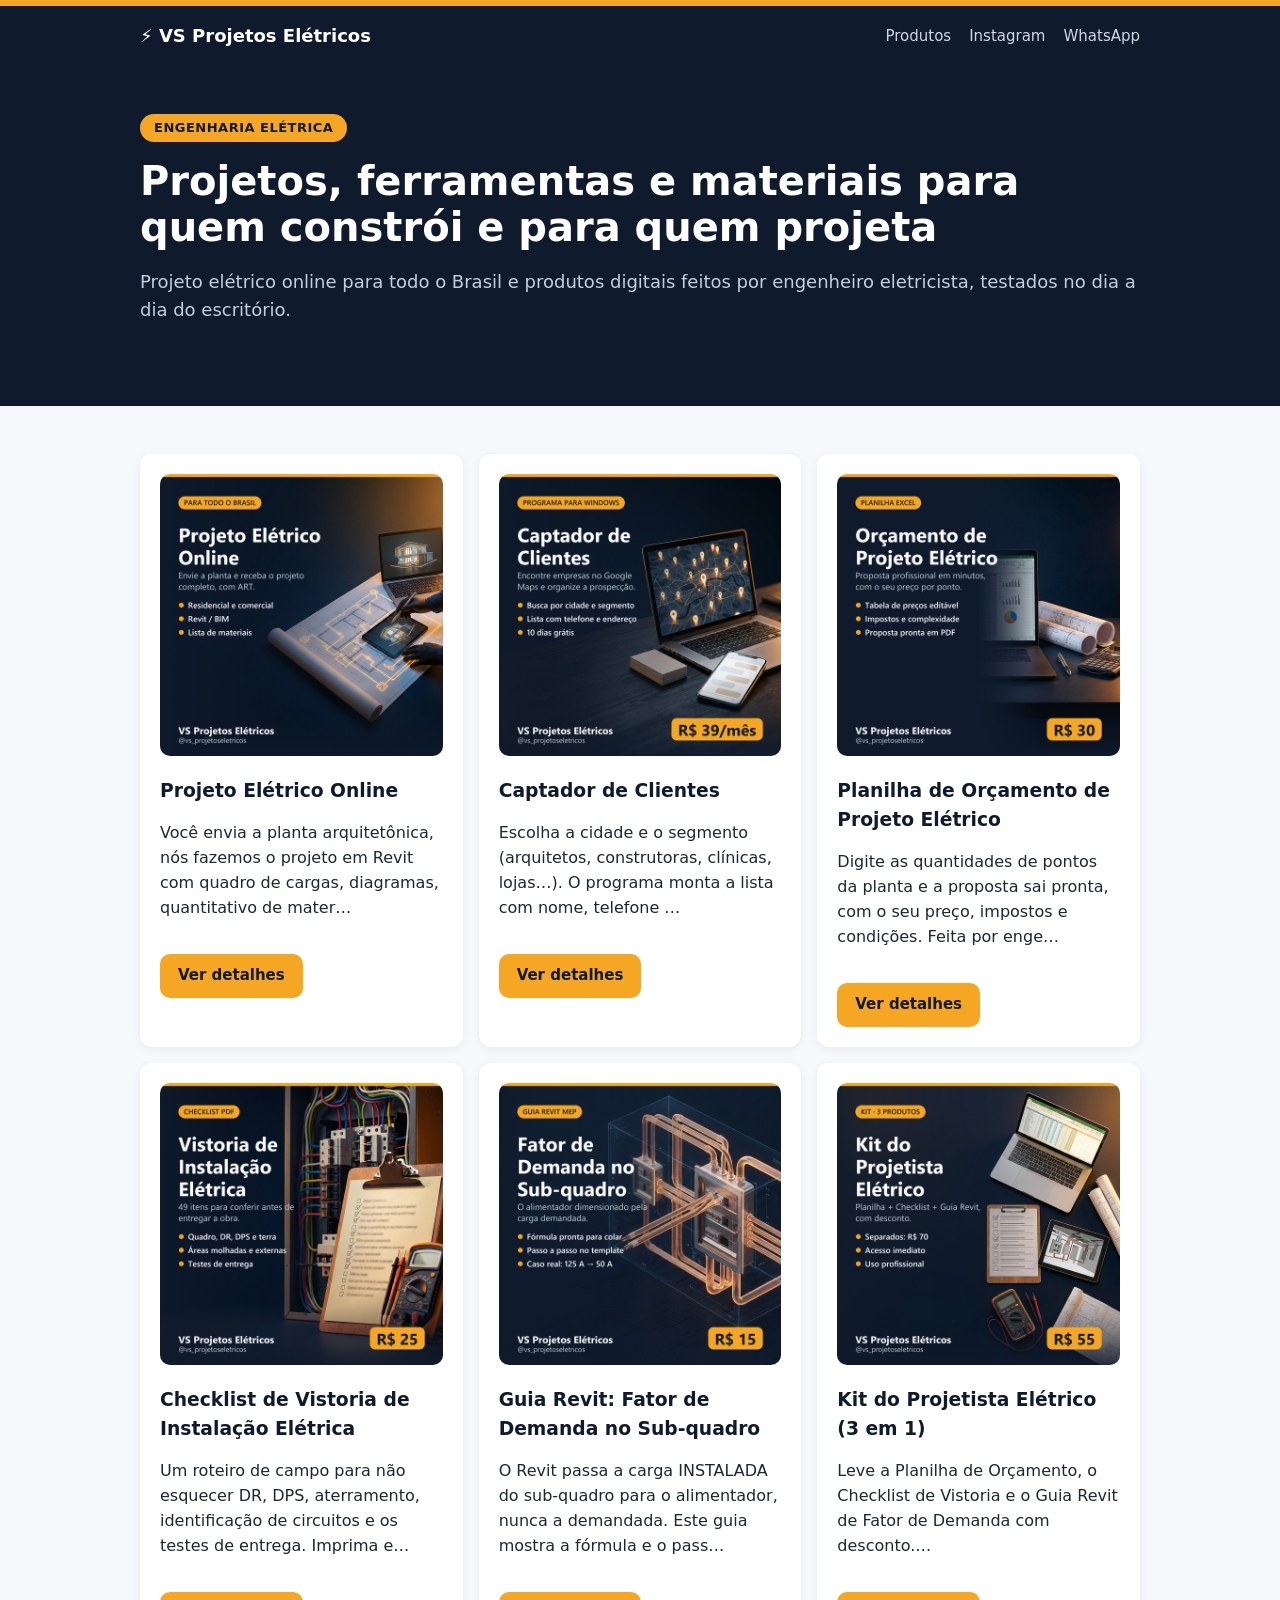
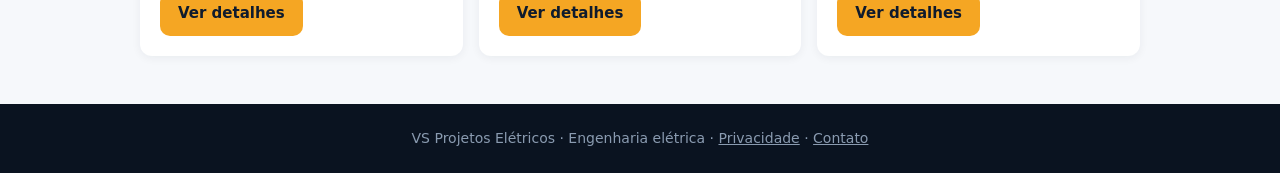
<file: index.html>
<!doctype html><html lang="pt-BR"><head><meta charset="utf-8"><meta name="viewport" content="width=device-width,initial-scale=1">
<title>Produtos e serviços · VS Projetos Elétricos</title><meta name="description" content="Projeto elétrico online e produtos digitais para projetistas e eletricistas."><link rel="stylesheet" href="estilo.css?v=1793379483"></head><body>
<header><div class="wrap"><b>⚡ VS Projetos Elétricos</b><nav><a href="index.html">Produtos</a><a href="https://instagram.com/vs_projetoseletricos">Instagram</a><a href="https://wa.me/5511975234861">WhatsApp</a></nav></div></header>
<div class="hero"><div class="wrap" style="grid-template-columns:1fr"><div><span class="selo">Engenharia elétrica</span>
<h1>Projetos, ferramentas e materiais para quem constrói e para quem projeta</h1><p>Projeto elétrico online para todo o Brasil e produtos digitais feitos por engenheiro eletricista, testados no dia a dia do escritório.</p></div></div></div>
<section class="vitrine"><div class="wrap"><div class="grid"><div class="card"><img src="img/projeto-eletrico-online.jpg?v=1793379483" alt=""><h3>Projeto Elétrico Online</h3><p>Você envia a planta arquitetônica, nós fazemos o projeto em Revit com quadro de cargas, diagramas, quantitativo de mater…</p>
<a class="btn" href="projeto-eletrico-online.html">Ver detalhes</a></div><div class="card"><img src="img/captador-de-clientes.jpg?v=1793379483" alt=""><h3>Captador de Clientes</h3><p>Escolha a cidade e o segmento (arquitetos, construtoras, clínicas, lojas…). O programa monta a lista com nome, telefone …</p>
<a class="btn" href="captador-de-clientes.html">Ver detalhes</a></div><div class="card"><img src="img/planilha-orcamento.jpg?v=1793379483" alt=""><h3>Planilha de Orçamento de Projeto Elétrico</h3><p>Digite as quantidades de pontos da planta e a proposta sai pronta, com o seu preço, impostos e condições. Feita por enge…</p>
<a class="btn" href="planilha-orcamento.html">Ver detalhes</a></div><div class="card"><img src="img/checklist-vistoria.jpg?v=1793379483" alt=""><h3>Checklist de Vistoria de Instalação Elétrica</h3><p>Um roteiro de campo para não esquecer DR, DPS, aterramento, identificação de circuitos e os testes de entrega. Imprima e…</p>
<a class="btn" href="checklist-vistoria.html">Ver detalhes</a></div><div class="card"><img src="img/guia-revit-fator-demanda.jpg?v=1793379483" alt=""><h3>Guia Revit: Fator de Demanda no Sub-quadro</h3><p>O Revit passa a carga INSTALADA do sub-quadro para o alimentador, nunca a demandada. Este guia mostra a fórmula e o pass…</p>
<a class="btn" href="guia-revit-fator-demanda.html">Ver detalhes</a></div><div class="card"><img src="img/kit-projetista.jpg?v=1793379483" alt=""><h3>Kit do Projetista Elétrico (3 em 1)</h3><p>Leve a Planilha de Orçamento, o Checklist de Vistoria e o Guia Revit de Fator de Demanda com desconto.…</p>
<a class="btn" href="kit-projetista.html">Ver detalhes</a></div></div></div></section>
<footer>VS Projetos Elétricos · Engenharia elétrica · <a href="privacidade.html">Privacidade</a> · <a href="https://wa.me/5511975234861">Contato</a></footer></body></html>
</file>
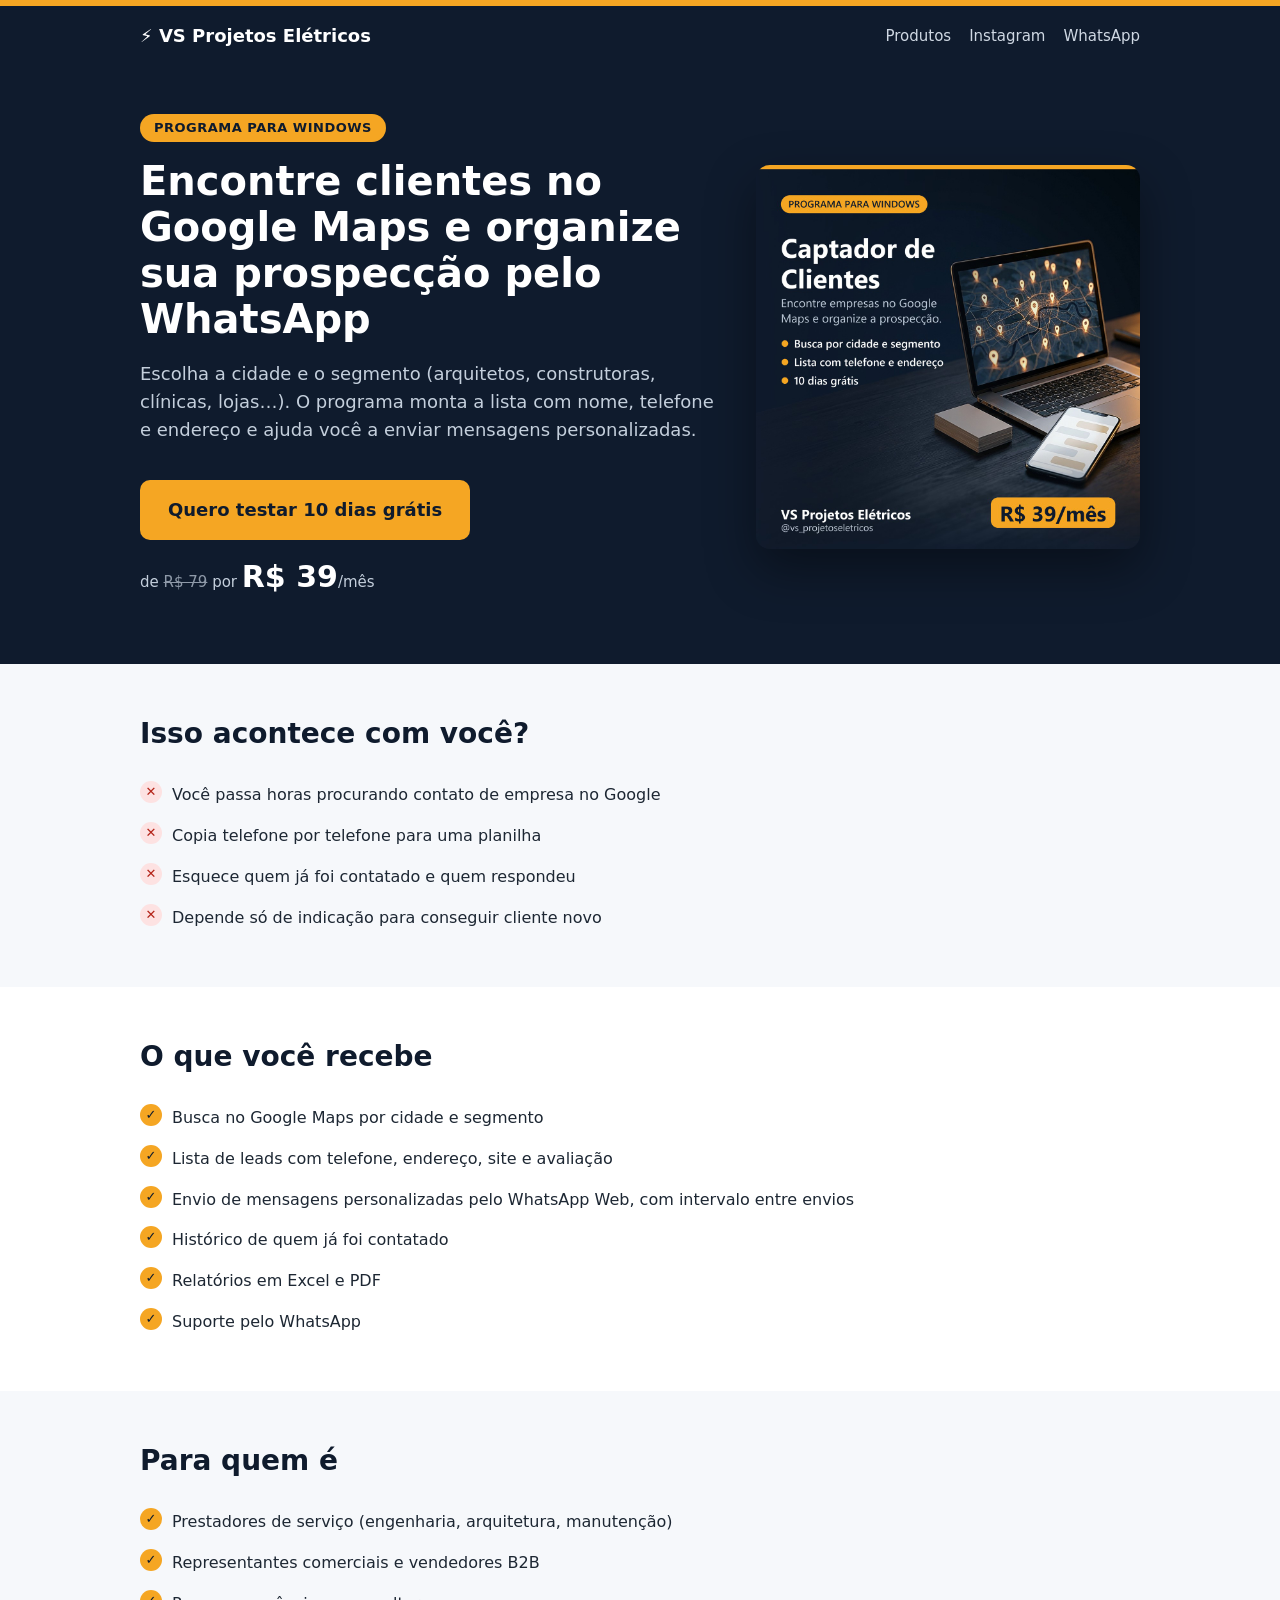
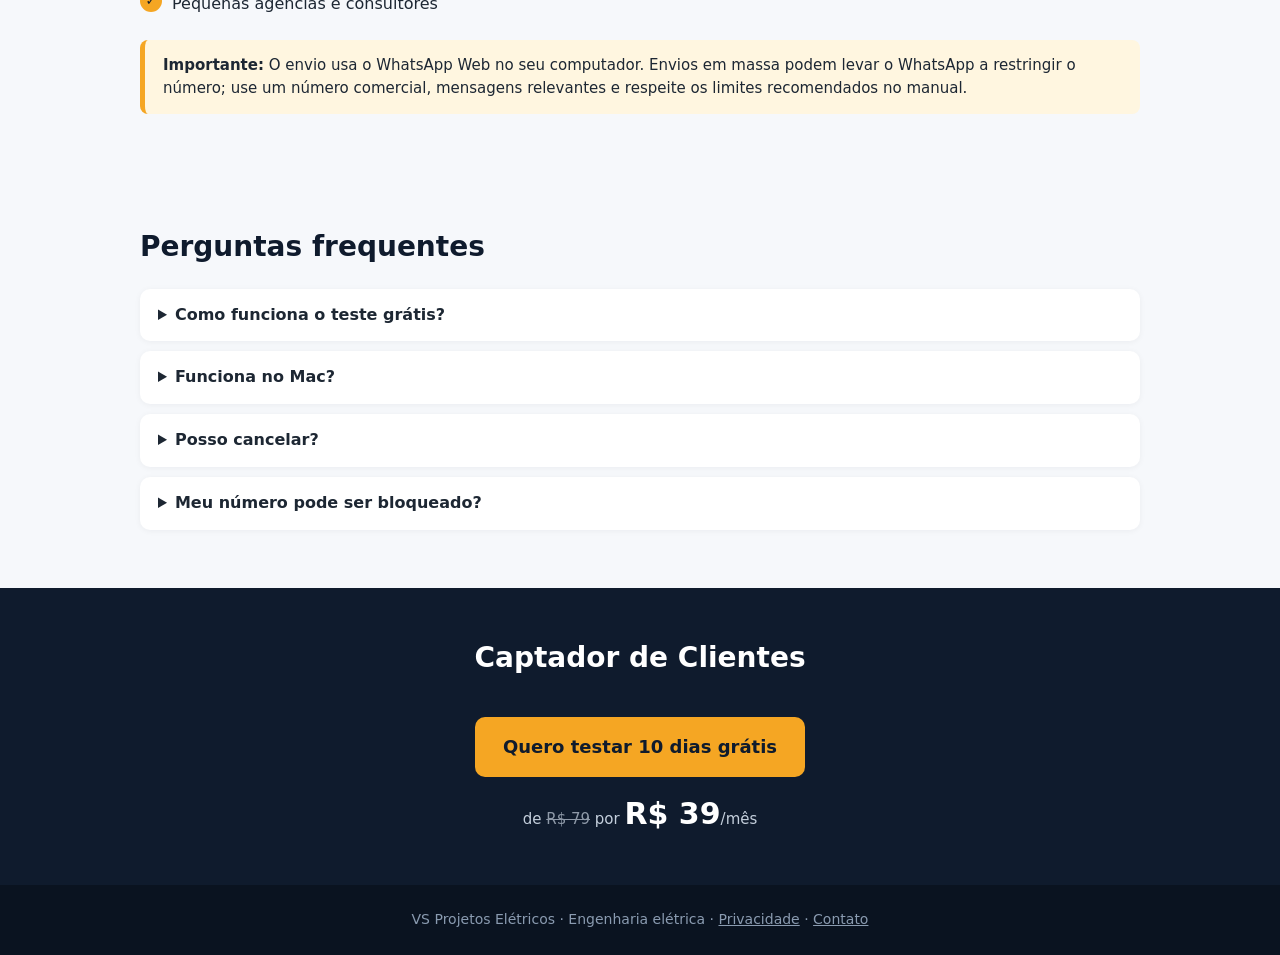
<file: captador-de-clientes.html>
<!doctype html><html lang="pt-BR"><head><meta charset="utf-8"><meta name="viewport" content="width=device-width,initial-scale=1">
<title>Captador de Clientes · VS Projetos Elétricos</title><meta name="description" content="Escolha a cidade e o segmento (arquitetos, construtoras, clínicas, lojas…). O programa monta a lista com nome, telefone e endereço e ajuda você a enviar mensagens personalizadas."><link rel="stylesheet" href="estilo.css?v=1793379483"></head><body>
<header><div class="wrap"><b>⚡ VS Projetos Elétricos</b><nav><a href="index.html">Produtos</a><a href="https://instagram.com/vs_projetoseletricos">Instagram</a><a href="https://wa.me/5511975234861">WhatsApp</a></nav></div></header>
<div class="hero"><div class="wrap"><div><span class="selo">Programa para Windows</span><h1>Encontre clientes no Google Maps e organize sua prospecção pelo WhatsApp</h1><p>Escolha a cidade e o segmento (arquitetos, construtoras, clínicas, lojas…). O programa monta a lista com nome, telefone e endereço e ajuda você a enviar mensagens personalizadas.</p>
<a class="btn" href="https://wa.me/5511975234861?text=Ol%C3%A1%21%20Quero%20testar%20o%20Captador%20de%20Clientes%20por%2010%20dias%20gr%C3%A1tis.">Quero testar 10 dias grátis</a><div class="preco">de <s>R$ 79</s> por <strong>R$ 39</strong>/mês</div></div><img src="img/captador-de-clientes.jpg?v=1793379483" alt="Captador de Clientes"></div></div>
<section><div class="wrap"><h2>Isso acontece com você?</h2><ul class="check dor"><li>Você passa horas procurando contato de empresa no Google</li><li>Copia telefone por telefone para uma planilha</li><li>Esquece quem já foi contatado e quem respondeu</li><li>Depende só de indicação para conseguir cliente novo</li></ul></div></section>
<section style="background:#fff"><div class="wrap"><h2>O que você recebe</h2><ul class="check check"><li>Busca no Google Maps por cidade e segmento</li><li>Lista de leads com telefone, endereço, site e avaliação</li><li>Envio de mensagens personalizadas pelo WhatsApp Web, com intervalo entre envios</li><li>Histórico de quem já foi contatado</li><li>Relatórios em Excel e PDF</li><li>Suporte pelo WhatsApp</li></ul></div></section><section><div class="wrap"><h2>Para quem é</h2><ul class="check check"><li>Prestadores de serviço (engenharia, arquitetura, manutenção)</li><li>Representantes comerciais e vendedores B2B</li><li>Pequenas agências e consultores</li></ul><p class="aviso"><b>Importante:</b> O envio usa o WhatsApp Web no seu computador. Envios em massa podem levar o WhatsApp a restringir o número; use um número comercial, mensagens relevantes e respeite os limites recomendados no manual.</p></div></section><section><div class="wrap"><h2>Perguntas frequentes</h2><details><summary>Como funciona o teste grátis?</summary><p>Você recebe um código válido por 10 dias, sem cartão. Gostou, assina por R$ 39/mês (preço de lançamento; o normal é R$ 79).</p></details><details><summary>Funciona no Mac?</summary><p>Não, por enquanto só Windows 10/11 com o navegador Microsoft Edge.</p></details><details><summary>Posso cancelar?</summary><p>Sim, a qualquer momento, pela plataforma de pagamento.</p></details><details><summary>Meu número pode ser bloqueado?</summary><p>Existe esse risco em qualquer envio em volume pelo WhatsApp. O programa espaça os envios, mas a responsabilidade pelo uso e pelo conteúdo é de quem envia.</p></details></div></section><section class="final"><div class="wrap"><h2>Captador de Clientes</h2><a class="btn" href="https://wa.me/5511975234861?text=Ol%C3%A1%21%20Quero%20testar%20o%20Captador%20de%20Clientes%20por%2010%20dias%20gr%C3%A1tis.">Quero testar 10 dias grátis</a><div class="preco">de <s>R$ 79</s> por <strong>R$ 39</strong>/mês</div></div></section>
<footer>VS Projetos Elétricos · Engenharia elétrica · <a href="privacidade.html">Privacidade</a> · <a href="https://wa.me/5511975234861">Contato</a></footer></body></html>
</file>
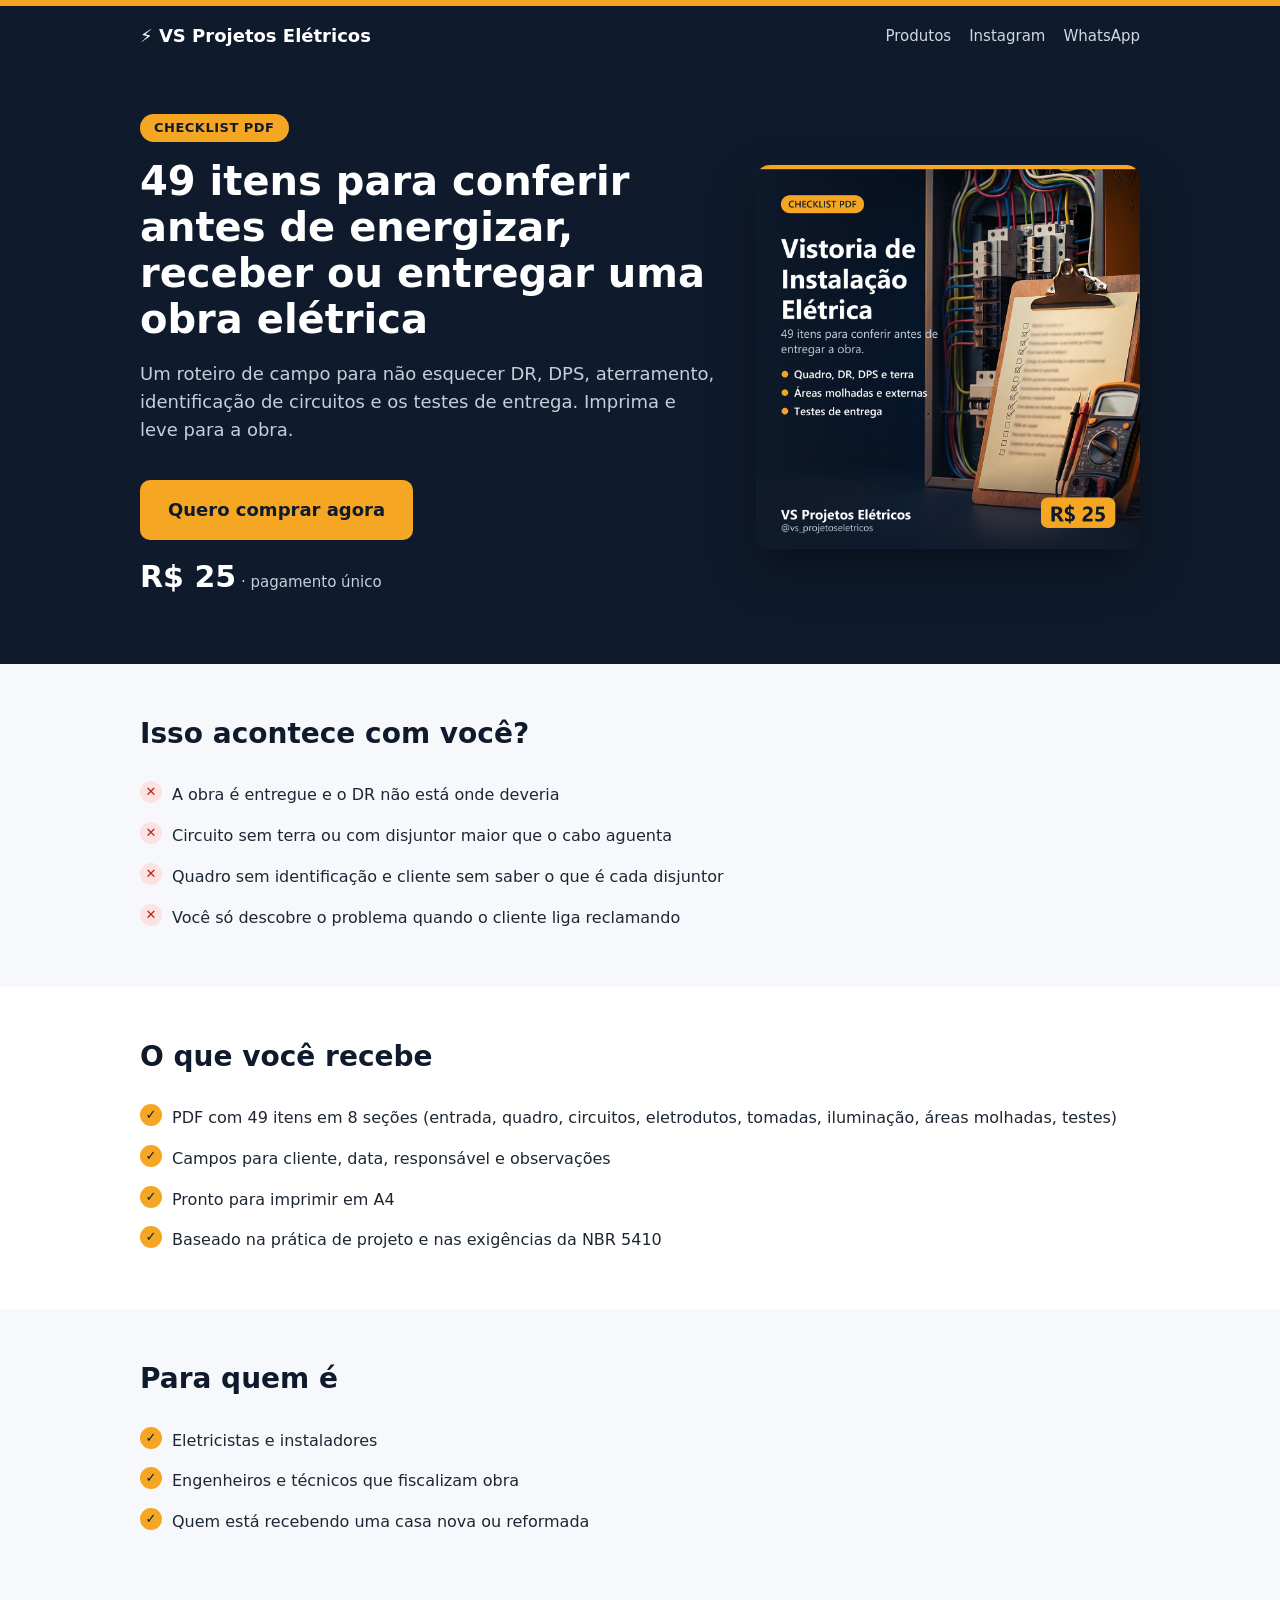
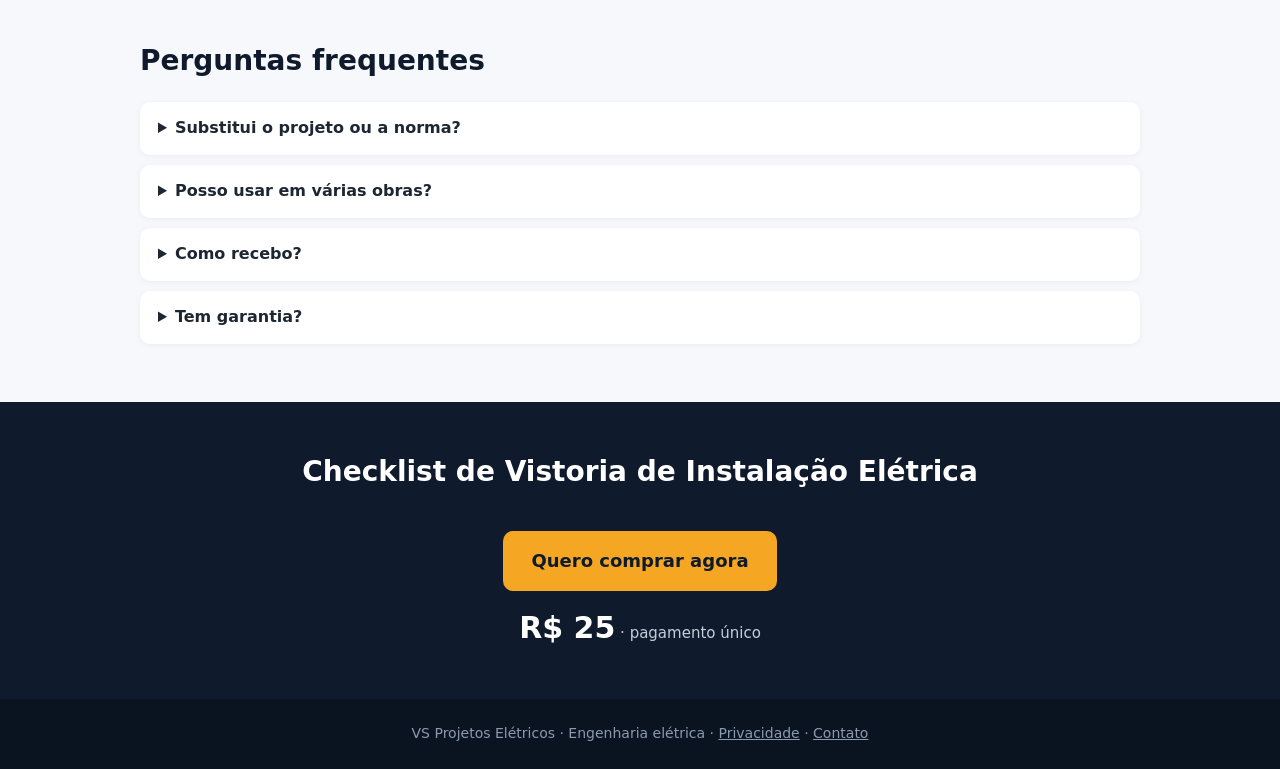
<file: checklist-vistoria.html>
<!doctype html><html lang="pt-BR"><head><meta charset="utf-8"><meta name="viewport" content="width=device-width,initial-scale=1">
<title>Checklist de Vistoria de Instalação Elétrica · VS Projetos Elétricos</title><meta name="description" content="Um roteiro de campo para não esquecer DR, DPS, aterramento, identificação de circuitos e os testes de entrega. Imprima e leve para a obra."><link rel="stylesheet" href="estilo.css?v=1793379483"></head><body>
<header><div class="wrap"><b>⚡ VS Projetos Elétricos</b><nav><a href="index.html">Produtos</a><a href="https://instagram.com/vs_projetoseletricos">Instagram</a><a href="https://wa.me/5511975234861">WhatsApp</a></nav></div></header>
<div class="hero"><div class="wrap"><div><span class="selo">Checklist PDF</span><h1>49 itens para conferir antes de energizar, receber ou entregar uma obra elétrica</h1><p>Um roteiro de campo para não esquecer DR, DPS, aterramento, identificação de circuitos e os testes de entrega. Imprima e leve para a obra.</p>
<a class="btn" href="https://pay.kiwify.com.br/LArfeTH">Quero comprar agora</a><div class="preco"><strong>R$ 25</strong> · pagamento único</div></div><img src="img/checklist-vistoria.jpg?v=1793379483" alt="Checklist de Vistoria de Instalação Elétrica"></div></div>
<section><div class="wrap"><h2>Isso acontece com você?</h2><ul class="check dor"><li>A obra é entregue e o DR não está onde deveria</li><li>Circuito sem terra ou com disjuntor maior que o cabo aguenta</li><li>Quadro sem identificação e cliente sem saber o que é cada disjuntor</li><li>Você só descobre o problema quando o cliente liga reclamando</li></ul></div></section>
<section style="background:#fff"><div class="wrap"><h2>O que você recebe</h2><ul class="check check"><li>PDF com 49 itens em 8 seções (entrada, quadro, circuitos, eletrodutos, tomadas, iluminação, áreas molhadas, testes)</li><li>Campos para cliente, data, responsável e observações</li><li>Pronto para imprimir em A4</li><li>Baseado na prática de projeto e nas exigências da NBR 5410</li></ul></div></section><section><div class="wrap"><h2>Para quem é</h2><ul class="check check"><li>Eletricistas e instaladores</li><li>Engenheiros e técnicos que fiscalizam obra</li><li>Quem está recebendo uma casa nova ou reformada</li></ul></div></section><section><div class="wrap"><h2>Perguntas frequentes</h2><details><summary>Substitui o projeto ou a norma?</summary><p>Não. É um roteiro prático de conferência. O projeto e a NBR 5410 vigente continuam sendo a referência.</p></details><details><summary>Posso usar em várias obras?</summary><p>Sim, imprima quantas vezes quiser para uso próprio.</p></details><details><summary>Como recebo?</summary><p>Logo após o pagamento, por e-mail e na área do cliente.</p></details><details><summary>Tem garantia?</summary><p>7 dias de garantia incondicional pela plataforma.</p></details></div></section><section class="final"><div class="wrap"><h2>Checklist de Vistoria de Instalação Elétrica</h2><a class="btn" href="https://pay.kiwify.com.br/LArfeTH">Quero comprar agora</a><div class="preco"><strong>R$ 25</strong> · pagamento único</div></div></section>
<footer>VS Projetos Elétricos · Engenharia elétrica · <a href="privacidade.html">Privacidade</a> · <a href="https://wa.me/5511975234861">Contato</a></footer></body></html>
</file>
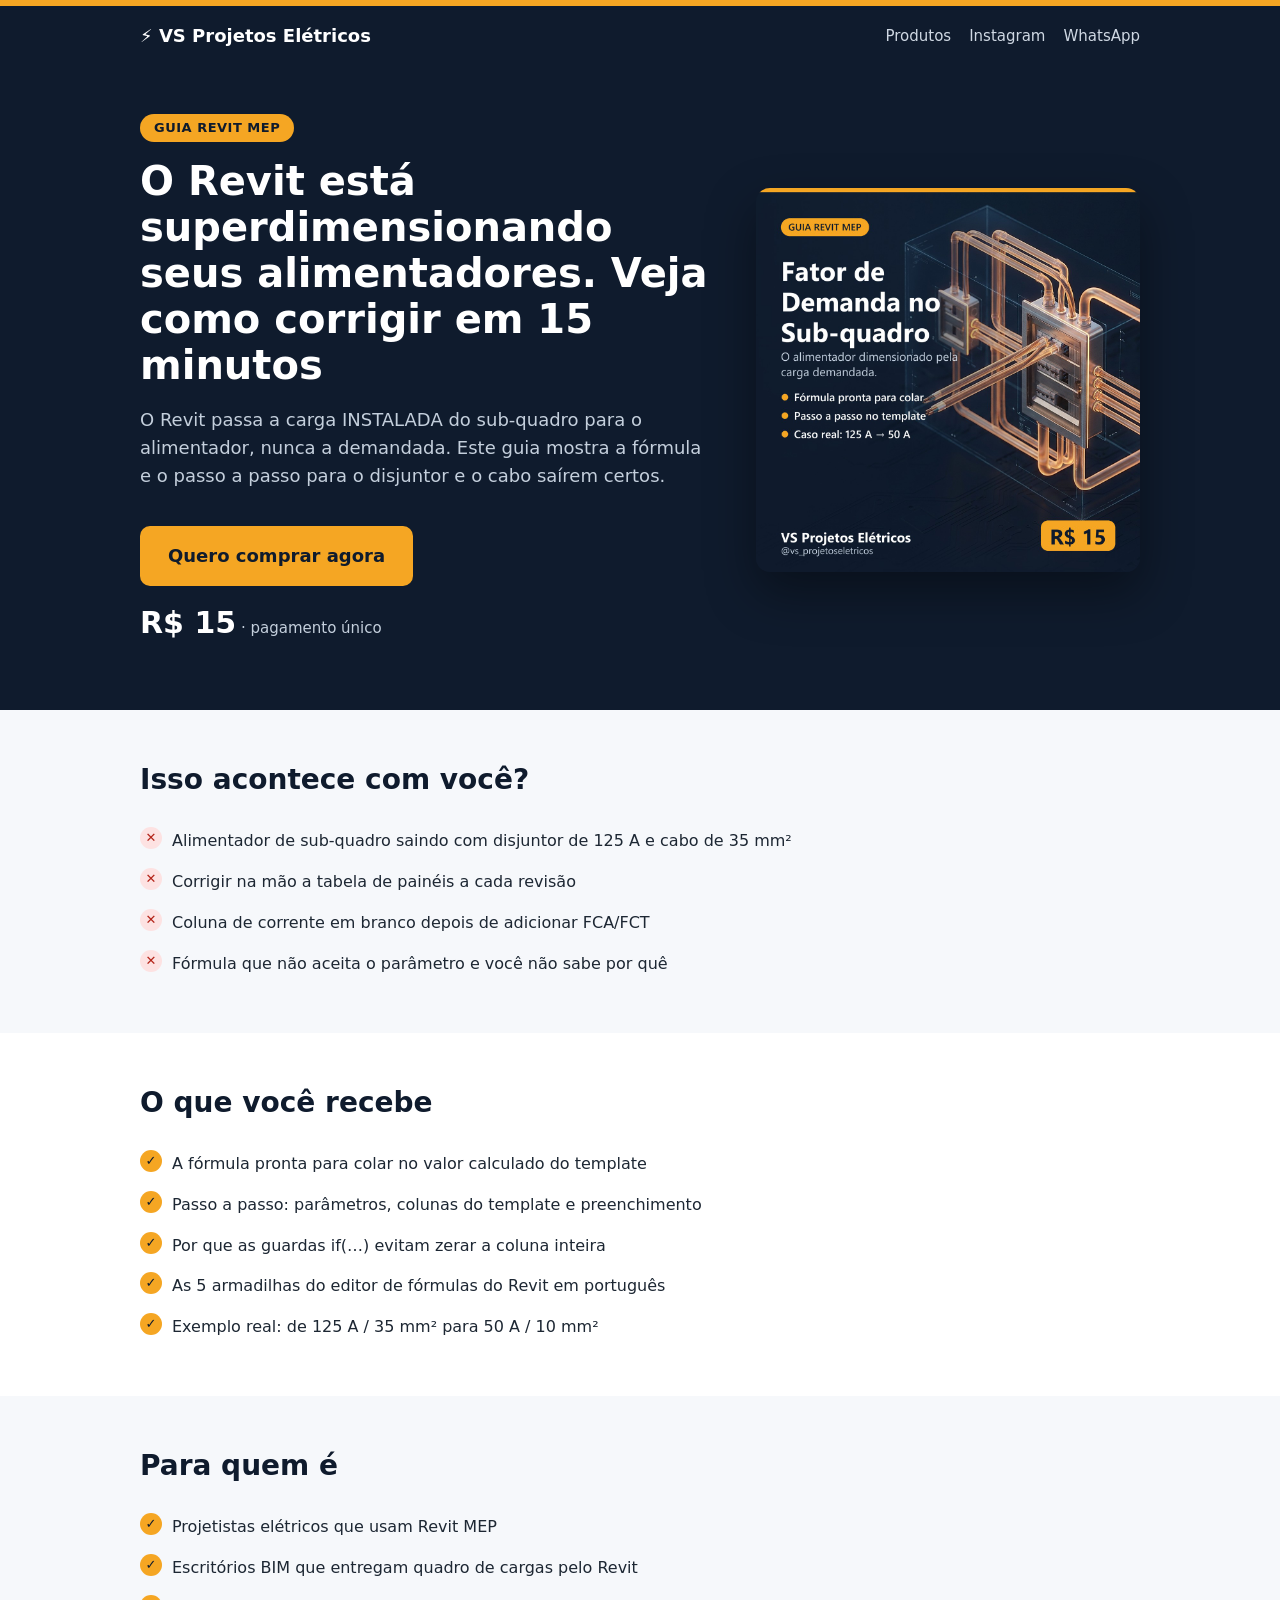
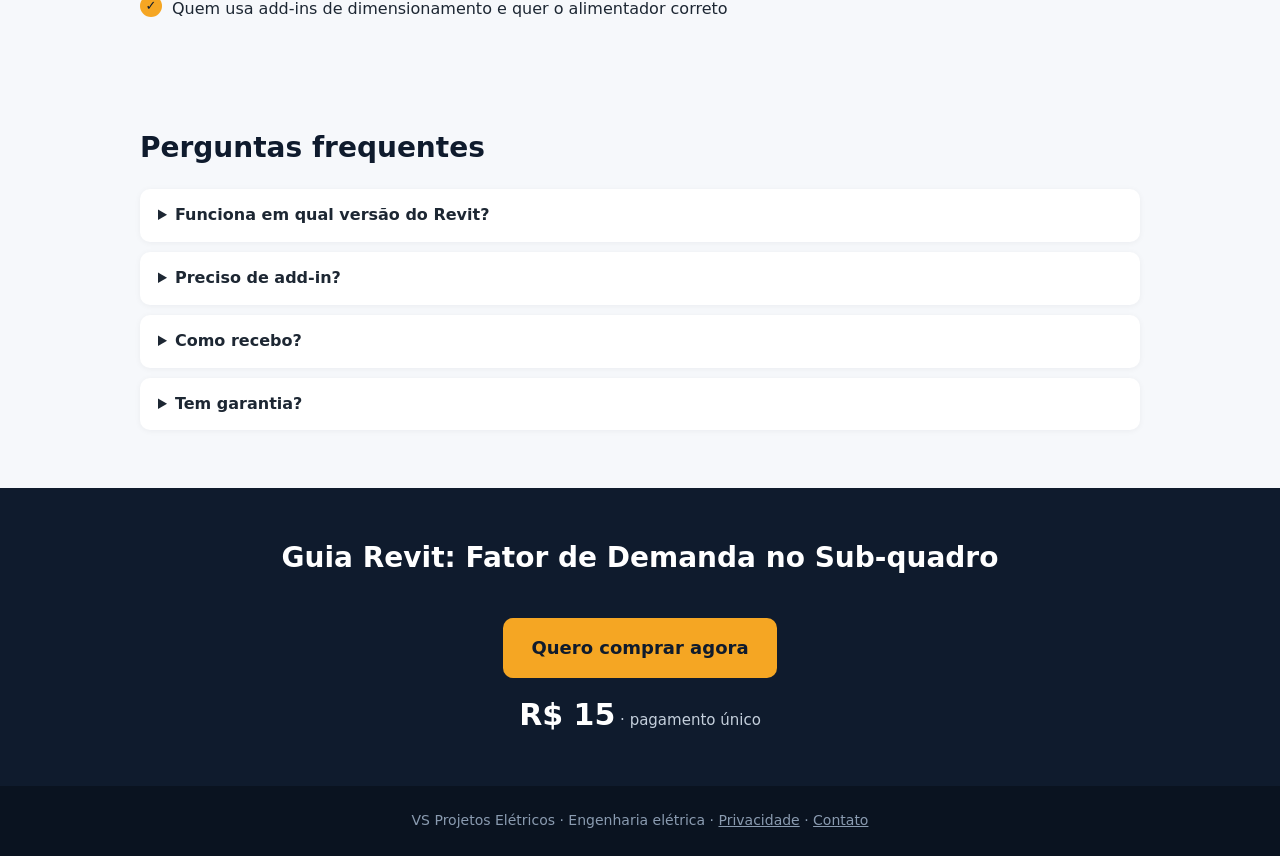
<file: guia-revit-fator-demanda.html>
<!doctype html><html lang="pt-BR"><head><meta charset="utf-8"><meta name="viewport" content="width=device-width,initial-scale=1">
<title>Guia Revit: Fator de Demanda no Sub-quadro · VS Projetos Elétricos</title><meta name="description" content="O Revit passa a carga INSTALADA do sub-quadro para o alimentador, nunca a demandada. Este guia mostra a fórmula e o passo a passo para o disjuntor e o cabo saírem certos."><link rel="stylesheet" href="estilo.css?v=1793379483"></head><body>
<header><div class="wrap"><b>⚡ VS Projetos Elétricos</b><nav><a href="index.html">Produtos</a><a href="https://instagram.com/vs_projetoseletricos">Instagram</a><a href="https://wa.me/5511975234861">WhatsApp</a></nav></div></header>
<div class="hero"><div class="wrap"><div><span class="selo">Guia Revit MEP</span><h1>O Revit está superdimensionando seus alimentadores. Veja como corrigir em 15 minutos</h1><p>O Revit passa a carga INSTALADA do sub-quadro para o alimentador, nunca a demandada. Este guia mostra a fórmula e o passo a passo para o disjuntor e o cabo saírem certos.</p>
<a class="btn" href="https://pay.kiwify.com.br/qALPZtf">Quero comprar agora</a><div class="preco"><strong>R$ 15</strong> · pagamento único</div></div><img src="img/guia-revit-fator-demanda.jpg?v=1793379483" alt="Guia Revit: Fator de Demanda no Sub-quadro"></div></div>
<section><div class="wrap"><h2>Isso acontece com você?</h2><ul class="check dor"><li>Alimentador de sub-quadro saindo com disjuntor de 125 A e cabo de 35 mm²</li><li>Corrigir na mão a tabela de painéis a cada revisão</li><li>Coluna de corrente em branco depois de adicionar FCA/FCT</li><li>Fórmula que não aceita o parâmetro e você não sabe por quê</li></ul></div></section>
<section style="background:#fff"><div class="wrap"><h2>O que você recebe</h2><ul class="check check"><li>A fórmula pronta para colar no valor calculado do template</li><li>Passo a passo: parâmetros, colunas do template e preenchimento</li><li>Por que as guardas if(…) evitam zerar a coluna inteira</li><li>As 5 armadilhas do editor de fórmulas do Revit em português</li><li>Exemplo real: de 125 A / 35 mm² para 50 A / 10 mm²</li></ul></div></section><section><div class="wrap"><h2>Para quem é</h2><ul class="check check"><li>Projetistas elétricos que usam Revit MEP</li><li>Escritórios BIM que entregam quadro de cargas pelo Revit</li><li>Quem usa add-ins de dimensionamento e quer o alimentador correto</li></ul></div></section><section><div class="wrap"><h2>Perguntas frequentes</h2><details><summary>Funciona em qual versão do Revit?</summary><p>O método usa recursos nativos de tabela de painéis e parâmetros, presentes nas versões recentes do Revit.</p></details><details><summary>Preciso de add-in?</summary><p>Não. Se você usa um add-in de dimensionamento, o guia mostra como fazê-lo acompanhar o novo valor.</p></details><details><summary>Como recebo?</summary><p>PDF logo após o pagamento, por e-mail.</p></details><details><summary>Tem garantia?</summary><p>7 dias de garantia incondicional.</p></details></div></section><section class="final"><div class="wrap"><h2>Guia Revit: Fator de Demanda no Sub-quadro</h2><a class="btn" href="https://pay.kiwify.com.br/qALPZtf">Quero comprar agora</a><div class="preco"><strong>R$ 15</strong> · pagamento único</div></div></section>
<footer>VS Projetos Elétricos · Engenharia elétrica · <a href="privacidade.html">Privacidade</a> · <a href="https://wa.me/5511975234861">Contato</a></footer></body></html>
</file>
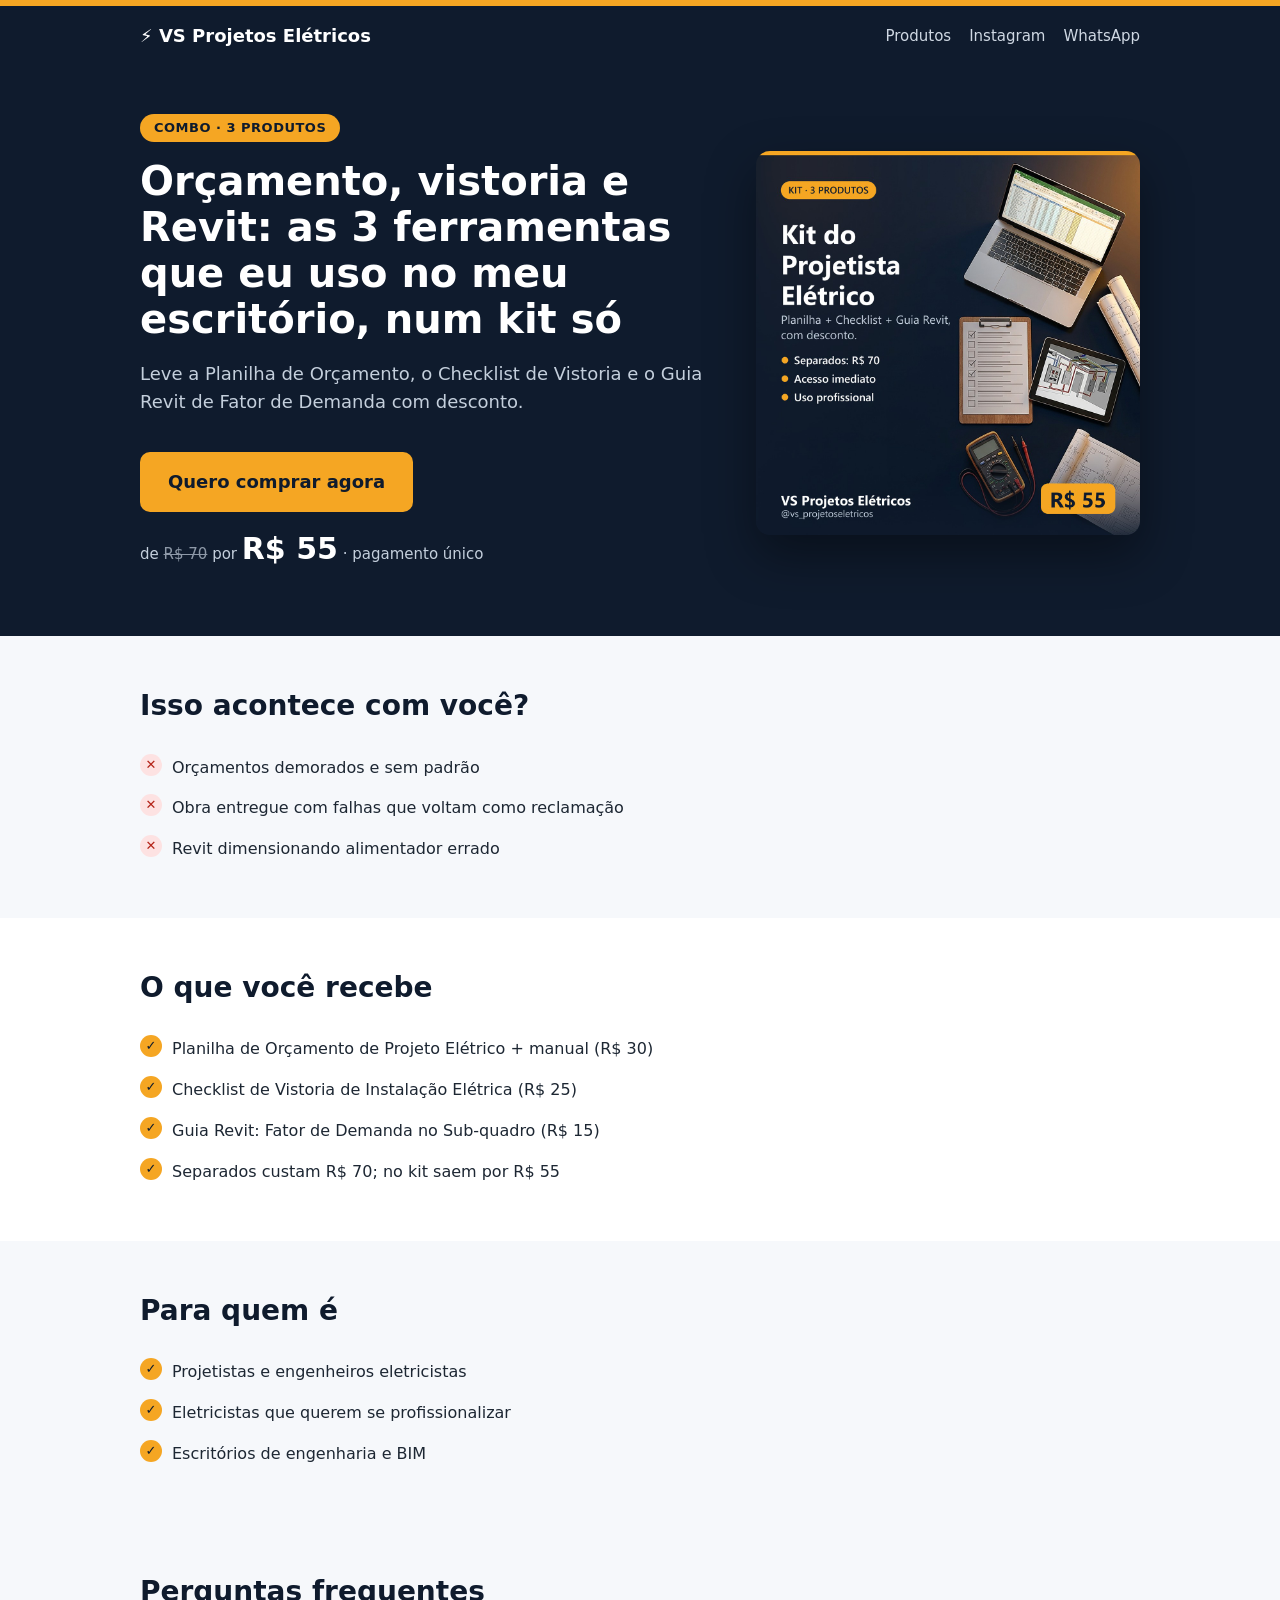
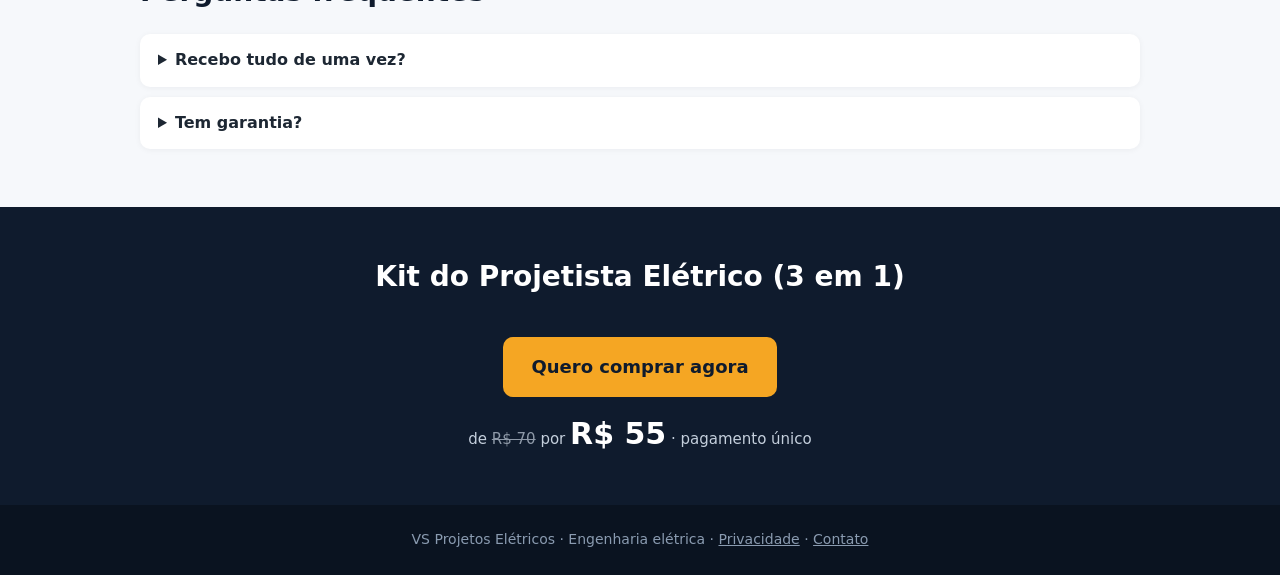
<file: kit-projetista.html>
<!doctype html><html lang="pt-BR"><head><meta charset="utf-8"><meta name="viewport" content="width=device-width,initial-scale=1">
<title>Kit do Projetista Elétrico (3 em 1) · VS Projetos Elétricos</title><meta name="description" content="Leve a Planilha de Orçamento, o Checklist de Vistoria e o Guia Revit de Fator de Demanda com desconto."><link rel="stylesheet" href="estilo.css?v=1793379483"></head><body>
<header><div class="wrap"><b>⚡ VS Projetos Elétricos</b><nav><a href="index.html">Produtos</a><a href="https://instagram.com/vs_projetoseletricos">Instagram</a><a href="https://wa.me/5511975234861">WhatsApp</a></nav></div></header>
<div class="hero"><div class="wrap"><div><span class="selo">Combo · 3 produtos</span><h1>Orçamento, vistoria e Revit: as 3 ferramentas que eu uso no meu escritório, num kit só</h1><p>Leve a Planilha de Orçamento, o Checklist de Vistoria e o Guia Revit de Fator de Demanda com desconto.</p>
<a class="btn" href="https://pay.kiwify.com.br/QEpl1IT">Quero comprar agora</a><div class="preco">de <s>R$ 70</s> por <strong>R$ 55</strong> · pagamento único</div></div><img src="img/kit-projetista.jpg?v=1793379483" alt="Kit do Projetista Elétrico (3 em 1)"></div></div>
<section><div class="wrap"><h2>Isso acontece com você?</h2><ul class="check dor"><li>Orçamentos demorados e sem padrão</li><li>Obra entregue com falhas que voltam como reclamação</li><li>Revit dimensionando alimentador errado</li></ul></div></section>
<section style="background:#fff"><div class="wrap"><h2>O que você recebe</h2><ul class="check check"><li>Planilha de Orçamento de Projeto Elétrico + manual (R$ 30)</li><li>Checklist de Vistoria de Instalação Elétrica (R$ 25)</li><li>Guia Revit: Fator de Demanda no Sub-quadro (R$ 15)</li><li>Separados custam R$ 70; no kit saem por R$ 55</li></ul></div></section><section><div class="wrap"><h2>Para quem é</h2><ul class="check check"><li>Projetistas e engenheiros eletricistas</li><li>Eletricistas que querem se profissionalizar</li><li>Escritórios de engenharia e BIM</li></ul></div></section><section><div class="wrap"><h2>Perguntas frequentes</h2><details><summary>Recebo tudo de uma vez?</summary><p>Sim, os três arquivos ficam disponíveis logo após o pagamento.</p></details><details><summary>Tem garantia?</summary><p>7 dias de garantia incondicional.</p></details></div></section><section class="final"><div class="wrap"><h2>Kit do Projetista Elétrico (3 em 1)</h2><a class="btn" href="https://pay.kiwify.com.br/QEpl1IT">Quero comprar agora</a><div class="preco">de <s>R$ 70</s> por <strong>R$ 55</strong> · pagamento único</div></div></section>
<footer>VS Projetos Elétricos · Engenharia elétrica · <a href="privacidade.html">Privacidade</a> · <a href="https://wa.me/5511975234861">Contato</a></footer></body></html>
</file>
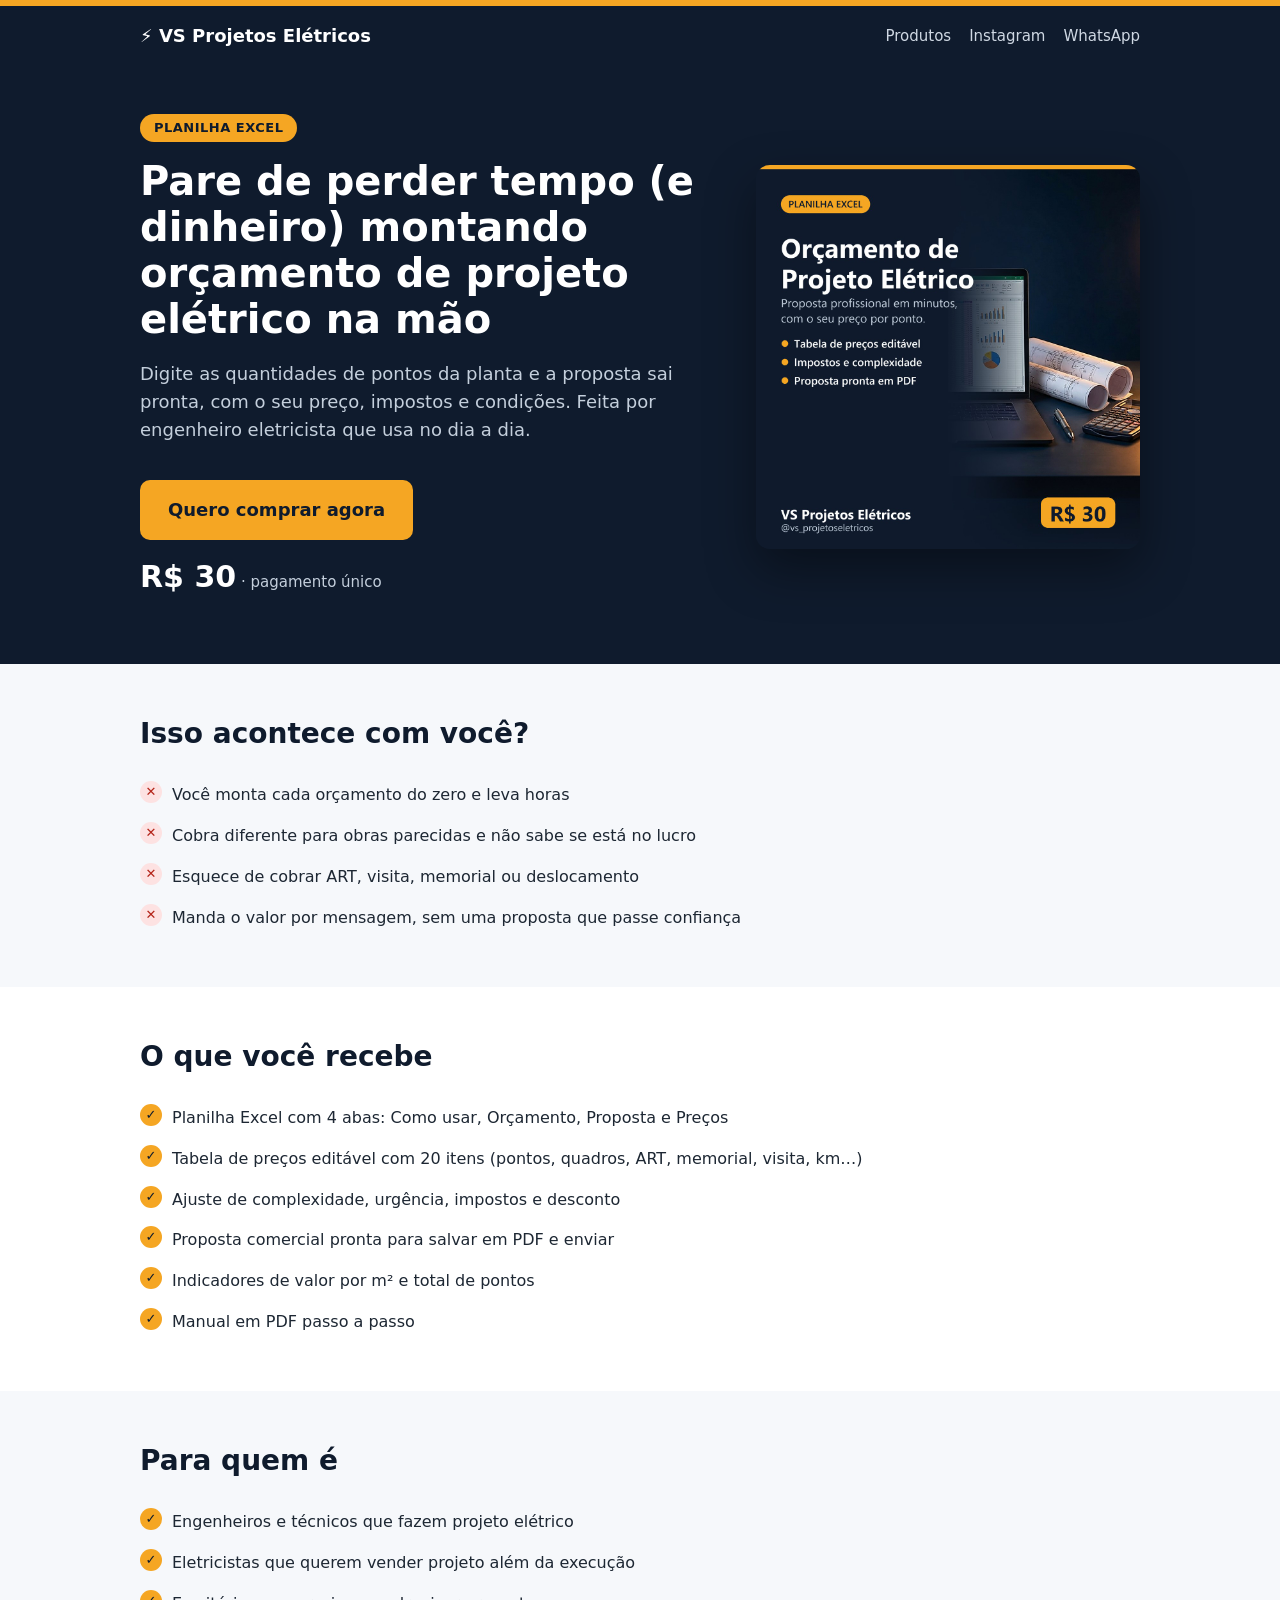
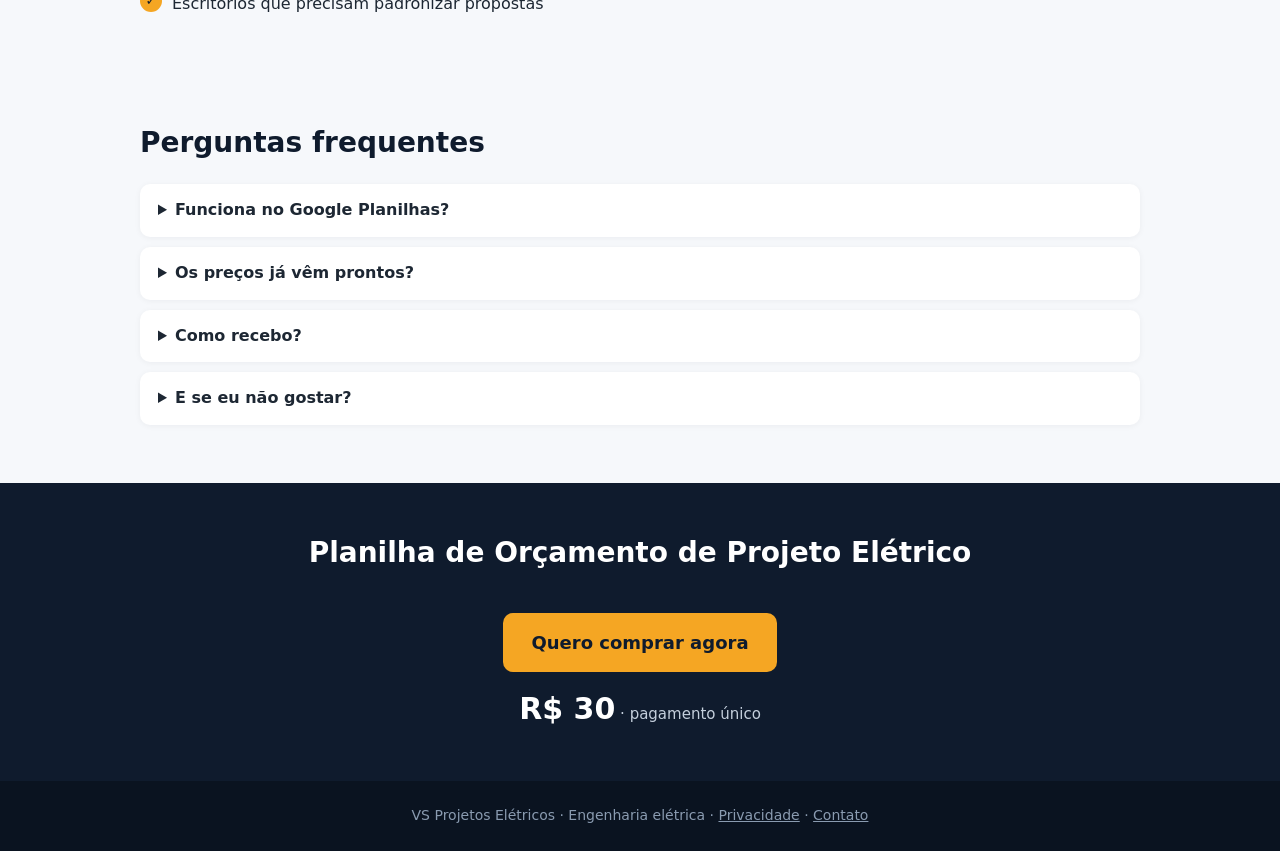
<file: planilha-orcamento.html>
<!doctype html><html lang="pt-BR"><head><meta charset="utf-8"><meta name="viewport" content="width=device-width,initial-scale=1">
<title>Planilha de Orçamento de Projeto Elétrico · VS Projetos Elétricos</title><meta name="description" content="Digite as quantidades de pontos da planta e a proposta sai pronta, com o seu preço, impostos e condições. Feita por engenheiro eletricista que usa no dia a dia."><link rel="stylesheet" href="estilo.css?v=1793379483"></head><body>
<header><div class="wrap"><b>⚡ VS Projetos Elétricos</b><nav><a href="index.html">Produtos</a><a href="https://instagram.com/vs_projetoseletricos">Instagram</a><a href="https://wa.me/5511975234861">WhatsApp</a></nav></div></header>
<div class="hero"><div class="wrap"><div><span class="selo">Planilha Excel</span><h1>Pare de perder tempo (e dinheiro) montando orçamento de projeto elétrico na mão</h1><p>Digite as quantidades de pontos da planta e a proposta sai pronta, com o seu preço, impostos e condições. Feita por engenheiro eletricista que usa no dia a dia.</p>
<a class="btn" href="https://pay.kiwify.com.br/VGLLMu8">Quero comprar agora</a><div class="preco"><strong>R$ 30</strong> · pagamento único</div></div><img src="img/planilha-orcamento.jpg?v=1793379483" alt="Planilha de Orçamento de Projeto Elétrico"></div></div>
<section><div class="wrap"><h2>Isso acontece com você?</h2><ul class="check dor"><li>Você monta cada orçamento do zero e leva horas</li><li>Cobra diferente para obras parecidas e não sabe se está no lucro</li><li>Esquece de cobrar ART, visita, memorial ou deslocamento</li><li>Manda o valor por mensagem, sem uma proposta que passe confiança</li></ul></div></section>
<section style="background:#fff"><div class="wrap"><h2>O que você recebe</h2><ul class="check check"><li>Planilha Excel com 4 abas: Como usar, Orçamento, Proposta e Preços</li><li>Tabela de preços editável com 20 itens (pontos, quadros, ART, memorial, visita, km…)</li><li>Ajuste de complexidade, urgência, impostos e desconto</li><li>Proposta comercial pronta para salvar em PDF e enviar</li><li>Indicadores de valor por m² e total de pontos</li><li>Manual em PDF passo a passo</li></ul></div></section><section><div class="wrap"><h2>Para quem é</h2><ul class="check check"><li>Engenheiros e técnicos que fazem projeto elétrico</li><li>Eletricistas que querem vender projeto além da execução</li><li>Escritórios que precisam padronizar propostas</li></ul></div></section><section><div class="wrap"><h2>Perguntas frequentes</h2><details><summary>Funciona no Google Planilhas?</summary><p>Sim. Funciona no Excel 2016 ou mais novo, no Excel Online e no Google Planilhas (importando o arquivo).</p></details><details><summary>Os preços já vêm prontos?</summary><p>Vêm preços de exemplo para referência. Você coloca o seu valor uma vez e a planilha usa em todos os orçamentos.</p></details><details><summary>Como recebo?</summary><p>Logo após o pagamento, por e-mail e na área do cliente da plataforma.</p></details><details><summary>E se eu não gostar?</summary><p>Você tem 7 dias de garantia: pede o reembolso direto na plataforma, sem burocracia.</p></details></div></section><section class="final"><div class="wrap"><h2>Planilha de Orçamento de Projeto Elétrico</h2><a class="btn" href="https://pay.kiwify.com.br/VGLLMu8">Quero comprar agora</a><div class="preco"><strong>R$ 30</strong> · pagamento único</div></div></section>
<footer>VS Projetos Elétricos · Engenharia elétrica · <a href="privacidade.html">Privacidade</a> · <a href="https://wa.me/5511975234861">Contato</a></footer></body></html>
</file>
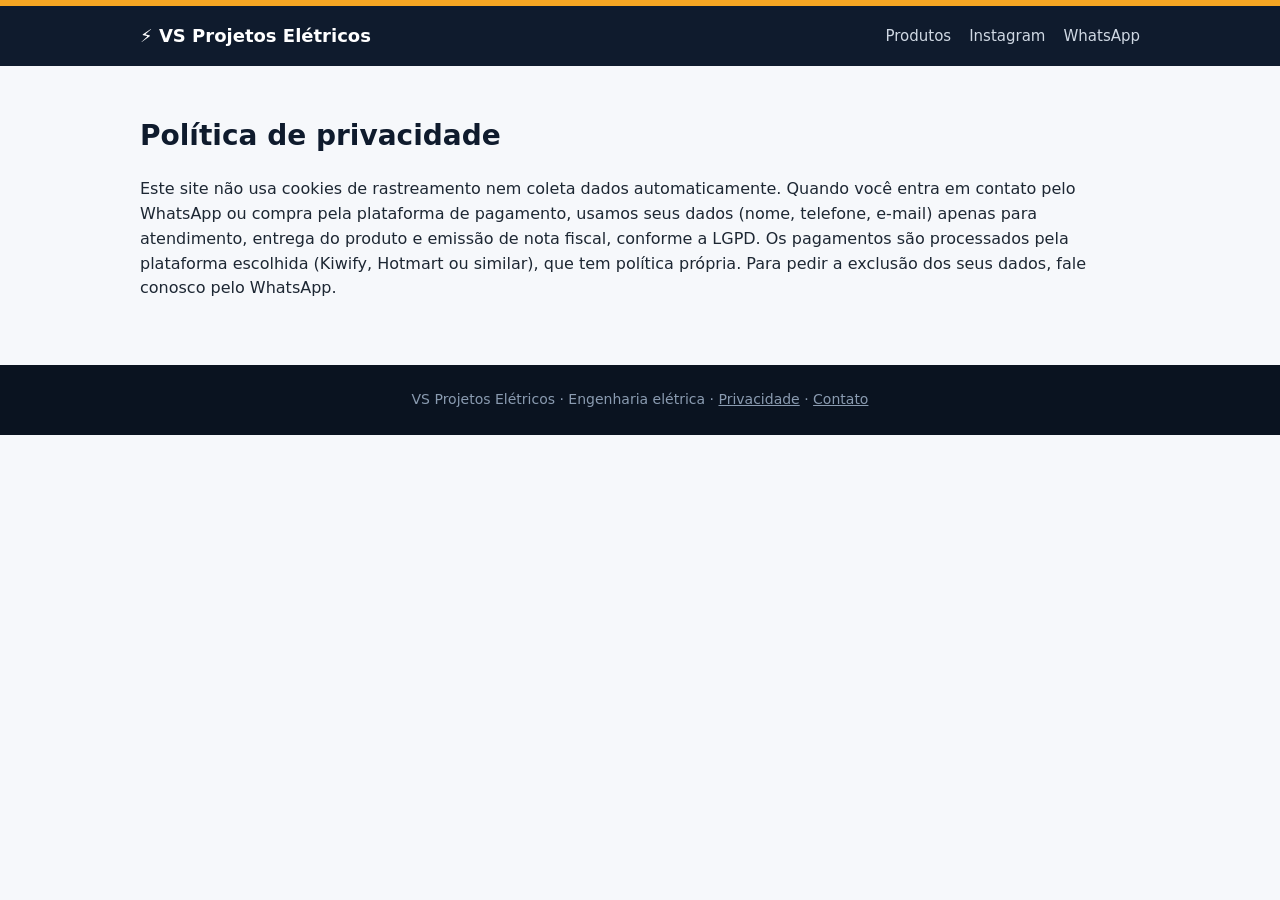
<file: privacidade.html>
<!doctype html><html lang="pt-BR"><head><meta charset="utf-8"><meta name="viewport" content="width=device-width,initial-scale=1">
<title>Privacidade · VS Projetos Elétricos</title><meta name="description" content="Política de privacidade"><link rel="stylesheet" href="estilo.css?v=1793379483"></head><body>
<header><div class="wrap"><b>⚡ VS Projetos Elétricos</b><nav><a href="index.html">Produtos</a><a href="https://instagram.com/vs_projetoseletricos">Instagram</a><a href="https://wa.me/5511975234861">WhatsApp</a></nav></div></header>
<section><div class="wrap"><h2>Política de privacidade</h2><p>Este site não usa cookies de rastreamento nem coleta dados automaticamente.
Quando você entra em contato pelo WhatsApp ou compra pela plataforma de pagamento, usamos seus dados (nome, telefone, e-mail) apenas para atendimento, entrega do produto e emissão de nota fiscal, conforme a LGPD.
Os pagamentos são processados pela plataforma escolhida (Kiwify, Hotmart ou similar), que tem política própria. Para pedir a exclusão dos seus dados, fale conosco pelo WhatsApp.</p></div></section>
<footer>VS Projetos Elétricos · Engenharia elétrica · <a href="privacidade.html">Privacidade</a> · <a href="https://wa.me/5511975234861">Contato</a></footer></body></html>
</file>
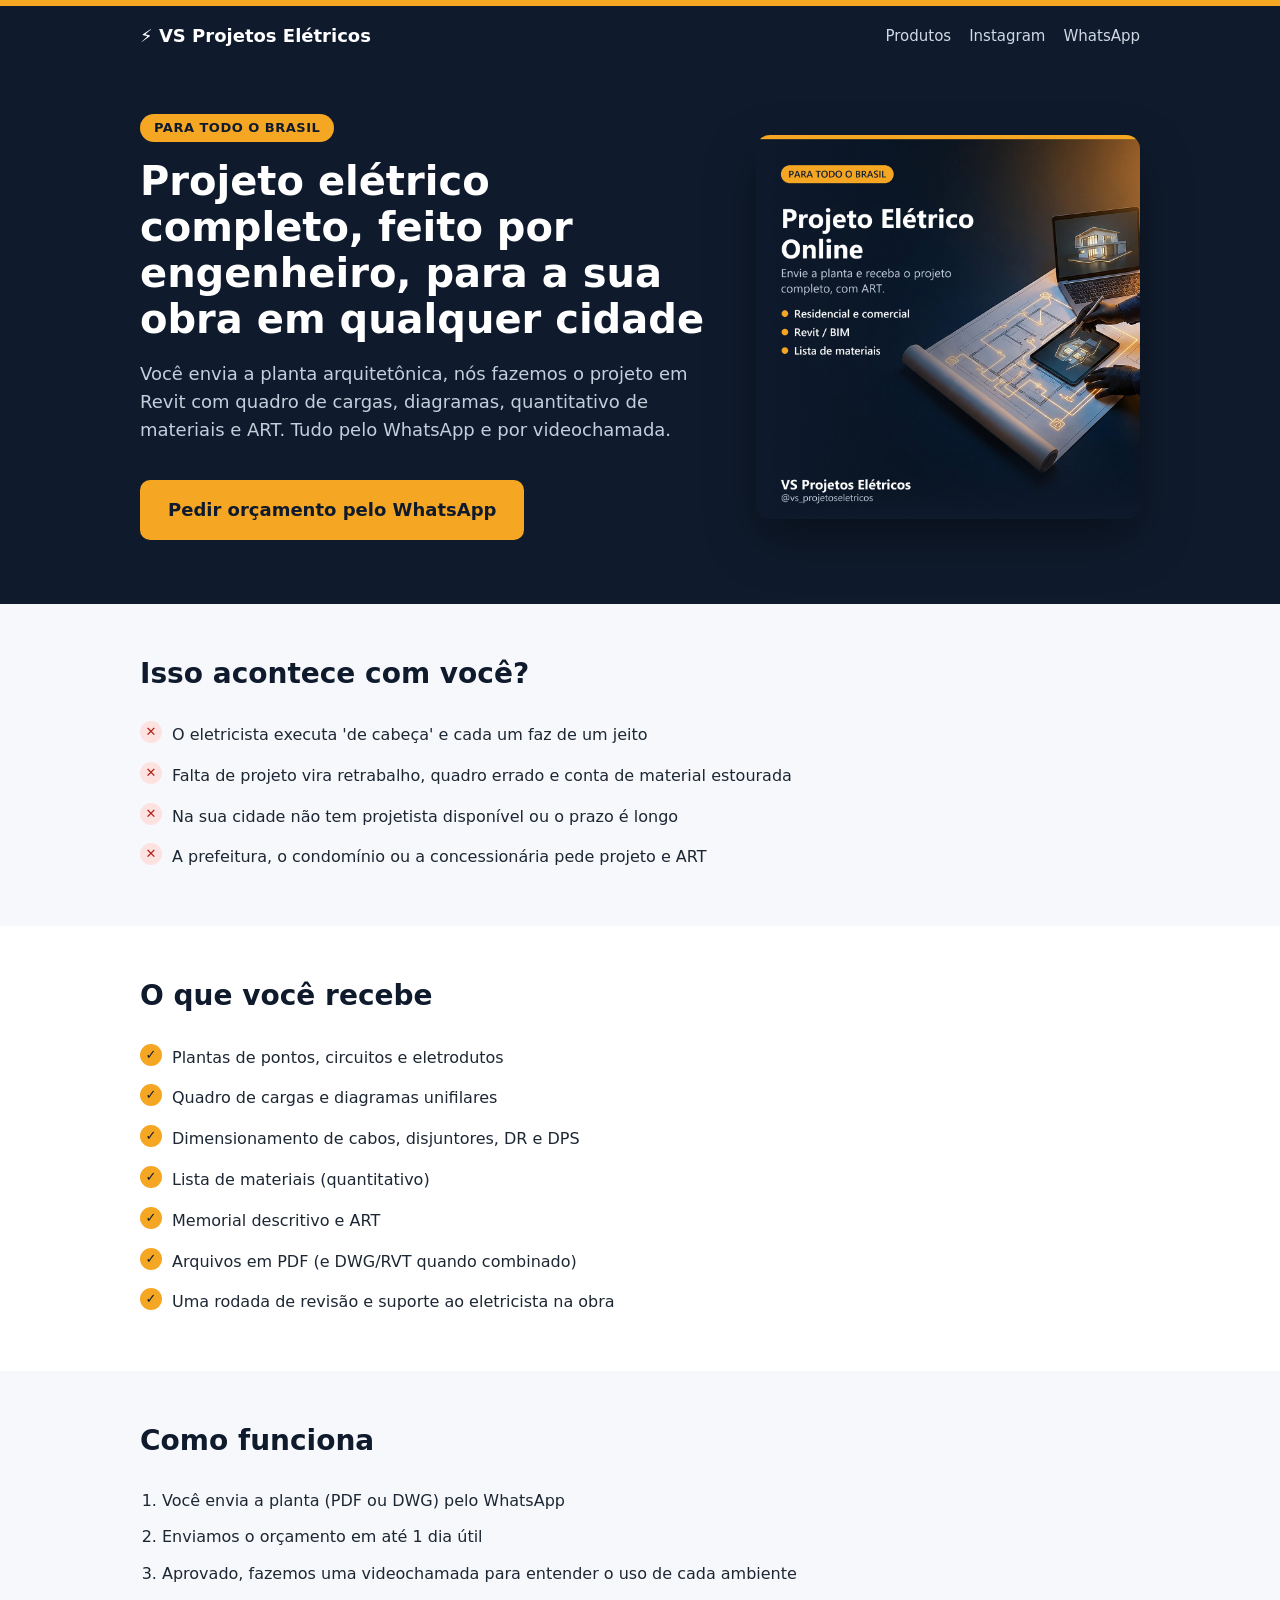
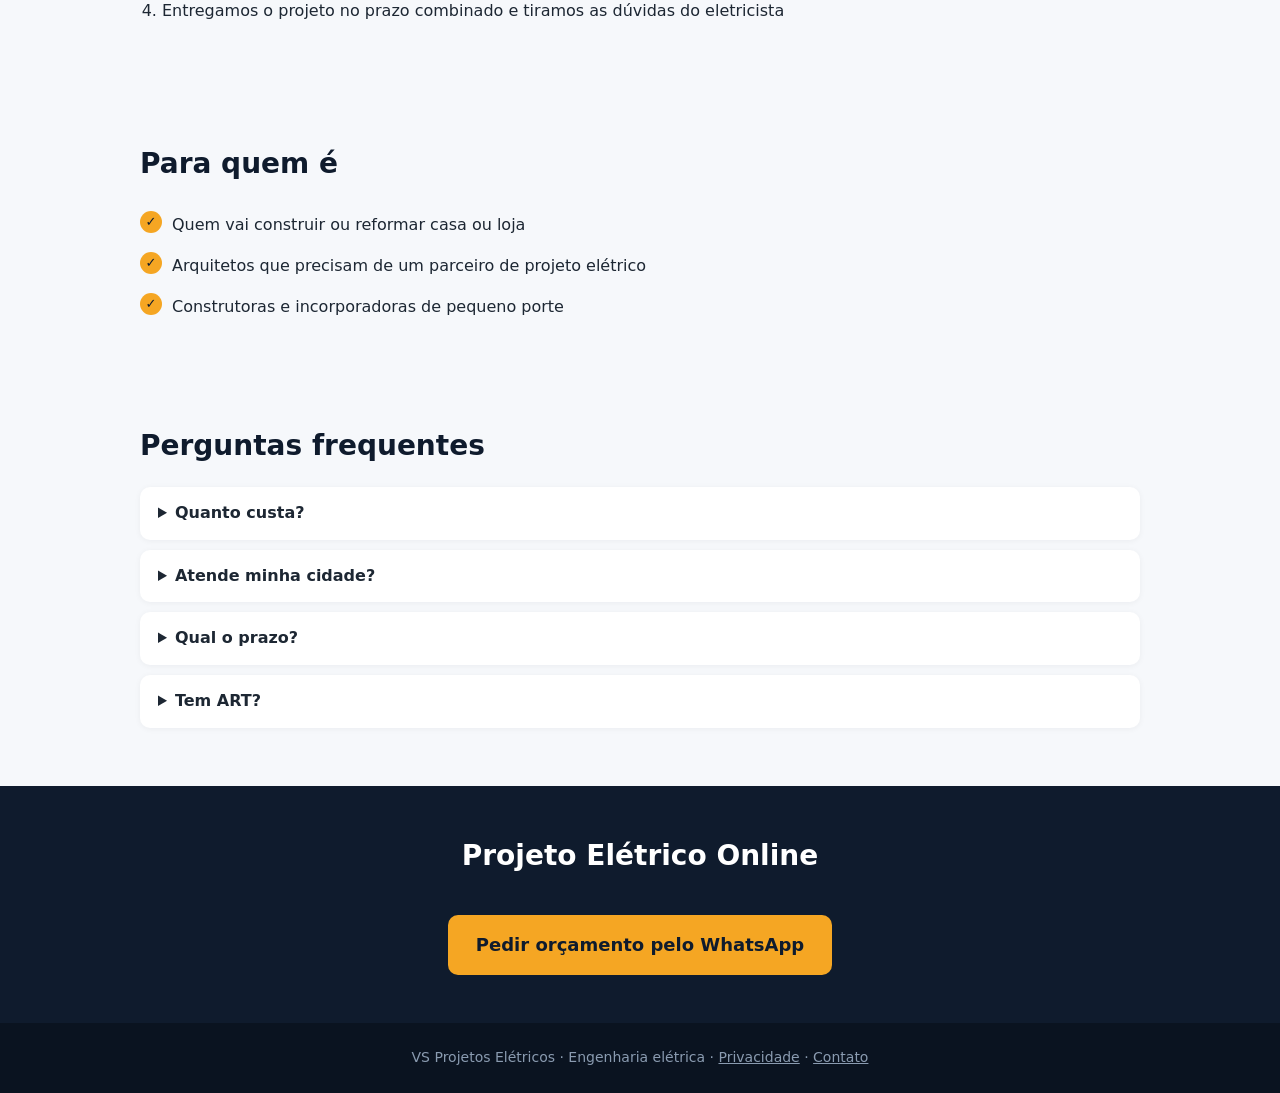
<file: projeto-eletrico-online.html>
<!doctype html><html lang="pt-BR"><head><meta charset="utf-8"><meta name="viewport" content="width=device-width,initial-scale=1">
<title>Projeto Elétrico Online · VS Projetos Elétricos</title><meta name="description" content="Você envia a planta arquitetônica, nós fazemos o projeto em Revit com quadro de cargas, diagramas, quantitativo de materiais e ART. Tudo pelo WhatsApp e por videochamada."><link rel="stylesheet" href="estilo.css?v=1793379483"></head><body>
<header><div class="wrap"><b>⚡ VS Projetos Elétricos</b><nav><a href="index.html">Produtos</a><a href="https://instagram.com/vs_projetoseletricos">Instagram</a><a href="https://wa.me/5511975234861">WhatsApp</a></nav></div></header>
<div class="hero"><div class="wrap"><div><span class="selo">Para todo o Brasil</span><h1>Projeto elétrico completo, feito por engenheiro, para a sua obra em qualquer cidade</h1><p>Você envia a planta arquitetônica, nós fazemos o projeto em Revit com quadro de cargas, diagramas, quantitativo de materiais e ART. Tudo pelo WhatsApp e por videochamada.</p>
<a class="btn" href="https://wa.me/5511975234861?text=Ol%C3%A1%21%20Quero%20um%20or%C3%A7amento%20de%20projeto%20el%C3%A9trico.%20Vou%20enviar%20a%20planta.">Pedir orçamento pelo WhatsApp</a></div><img src="img/projeto-eletrico-online.jpg?v=1793379483" alt="Projeto Elétrico Online"></div></div>
<section><div class="wrap"><h2>Isso acontece com você?</h2><ul class="check dor"><li>O eletricista executa &#x27;de cabeça&#x27; e cada um faz de um jeito</li><li>Falta de projeto vira retrabalho, quadro errado e conta de material estourada</li><li>Na sua cidade não tem projetista disponível ou o prazo é longo</li><li>A prefeitura, o condomínio ou a concessionária pede projeto e ART</li></ul></div></section>
<section style="background:#fff"><div class="wrap"><h2>O que você recebe</h2><ul class="check check"><li>Plantas de pontos, circuitos e eletrodutos</li><li>Quadro de cargas e diagramas unifilares</li><li>Dimensionamento de cabos, disjuntores, DR e DPS</li><li>Lista de materiais (quantitativo)</li><li>Memorial descritivo e ART</li><li>Arquivos em PDF (e DWG/RVT quando combinado)</li><li>Uma rodada de revisão e suporte ao eletricista na obra</li></ul></div></section><section><div class="wrap"><h2>Como funciona</h2><ol class="passos"><li>Você envia a planta (PDF ou DWG) pelo WhatsApp</li><li>Enviamos o orçamento em até 1 dia útil</li><li>Aprovado, fazemos uma videochamada para entender o uso de cada ambiente</li><li>Entregamos o projeto no prazo combinado e tiramos as dúvidas do eletricista</li></ol></div></section><section><div class="wrap"><h2>Para quem é</h2><ul class="check check"><li>Quem vai construir ou reformar casa ou loja</li><li>Arquitetos que precisam de um parceiro de projeto elétrico</li><li>Construtoras e incorporadoras de pequeno porte</li></ul></div></section><section><div class="wrap"><h2>Perguntas frequentes</h2><details><summary>Quanto custa?</summary><p>Depende do tamanho e da complexidade da obra (quantidade de pontos, quadros e equipamentos). Envie a planta e receba o valor fechado.</p></details><details><summary>Atende minha cidade?</summary><p>Sim. O projeto é feito à distância e segue as normas da concessionária da sua região.</p></details><details><summary>Qual o prazo?</summary><p>Residências padrão costumam ficar prontas em 7 a 15 dias úteis após o envio das informações.</p></details><details><summary>Tem ART?</summary><p>Sim, emitida pelo engenheiro responsável.</p></details></div></section><section class="final"><div class="wrap"><h2>Projeto Elétrico Online</h2><a class="btn" href="https://wa.me/5511975234861?text=Ol%C3%A1%21%20Quero%20um%20or%C3%A7amento%20de%20projeto%20el%C3%A9trico.%20Vou%20enviar%20a%20planta.">Pedir orçamento pelo WhatsApp</a></div></section>
<footer>VS Projetos Elétricos · Engenharia elétrica · <a href="privacidade.html">Privacidade</a> · <a href="https://wa.me/5511975234861">Contato</a></footer></body></html>
</file>
<file: estilo.css>
:root{--navy:#0F1B2D;--navy2:#182A44;--ambar:#F5A623;--txt:#1d2733;--cinza:#5B6B7F;--fundo:#F6F8FB}
*{box-sizing:border-box}body{margin:0;font-family:'Segoe UI',system-ui,-apple-system,Roboto,sans-serif;color:var(--txt);background:var(--fundo);line-height:1.55}
a{color:inherit}.wrap{max-width:1040px;margin:0 auto;padding:0 20px}
header{background:var(--navy);color:#fff;border-top:6px solid var(--ambar)}header .wrap{display:flex;justify-content:space-between;align-items:center;padding:16px 20px}
header b{font-size:18px}header nav a{color:#cfd8e3;text-decoration:none;margin-left:18px;font-size:15px}
.hero{background:var(--navy);color:#fff;padding:48px 0 64px}.hero .wrap{display:grid;grid-template-columns:1.2fr .8fr;gap:40px;align-items:center}
.selo{display:inline-block;background:var(--ambar);color:var(--navy);font-weight:700;border-radius:20px;padding:4px 14px;font-size:13px;text-transform:uppercase;letter-spacing:.5px}
h1{font-size:40px;line-height:1.15;margin:16px 0}.hero p{color:#c4cfdc;font-size:18px}.hero img{width:100%;border-radius:14px;box-shadow:0 20px 50px rgba(0,0,0,.4)}
.btn{display:inline-block;background:var(--ambar);color:var(--navy);font-weight:700;text-decoration:none;padding:16px 28px;border-radius:10px;font-size:18px;margin-top:18px}
.btn:hover{filter:brightness(1.07)}.preco{margin-top:14px;font-size:15px;color:#c4cfdc}.preco s{opacity:.7}.preco strong{font-size:30px;color:#fff}
section{padding:48px 0}h2{font-size:28px;margin:0 0 20px;color:var(--navy)}
.grid{display:grid;grid-template-columns:repeat(auto-fit,minmax(260px,1fr));gap:16px}
.card{background:#fff;border-radius:12px;padding:20px;box-shadow:0 2px 10px rgba(15,27,45,.06)}
ul.check{list-style:none;padding:0;margin:0}ul.check li{padding:8px 0 8px 32px;position:relative}ul.check li:before{content:'✓';position:absolute;left:0;top:6px;width:22px;height:22px;border-radius:50%;background:var(--ambar);color:var(--navy);font-weight:700;text-align:center;line-height:22px;font-size:13px}
ul.dor li:before{content:'✕';background:#fde2e2;color:#b42318}
ol.passos{padding-left:22px}ol.passos li{padding:6px 0}
.aviso{background:#FFF6E0;border-left:5px solid var(--ambar);padding:14px 18px;border-radius:8px;font-size:15px}
details{background:#fff;border-radius:10px;padding:14px 18px;margin-bottom:10px;box-shadow:0 1px 6px rgba(15,27,45,.05)}summary{font-weight:600;cursor:pointer}
.final{background:var(--navy);color:#fff;text-align:center}.final h2{color:#fff}
footer{background:#0a1320;color:#8a9bb0;font-size:14px;padding:24px 0;text-align:center}
.vitrine .card img{width:100%;border-radius:10px}.vitrine .card h3{margin:12px 0 4px;color:var(--navy)}.vitrine .card a.btn{font-size:15px;padding:10px 18px}
@media(max-width:760px){.hero .wrap{grid-template-columns:1fr}h1{font-size:30px}}
</file>
